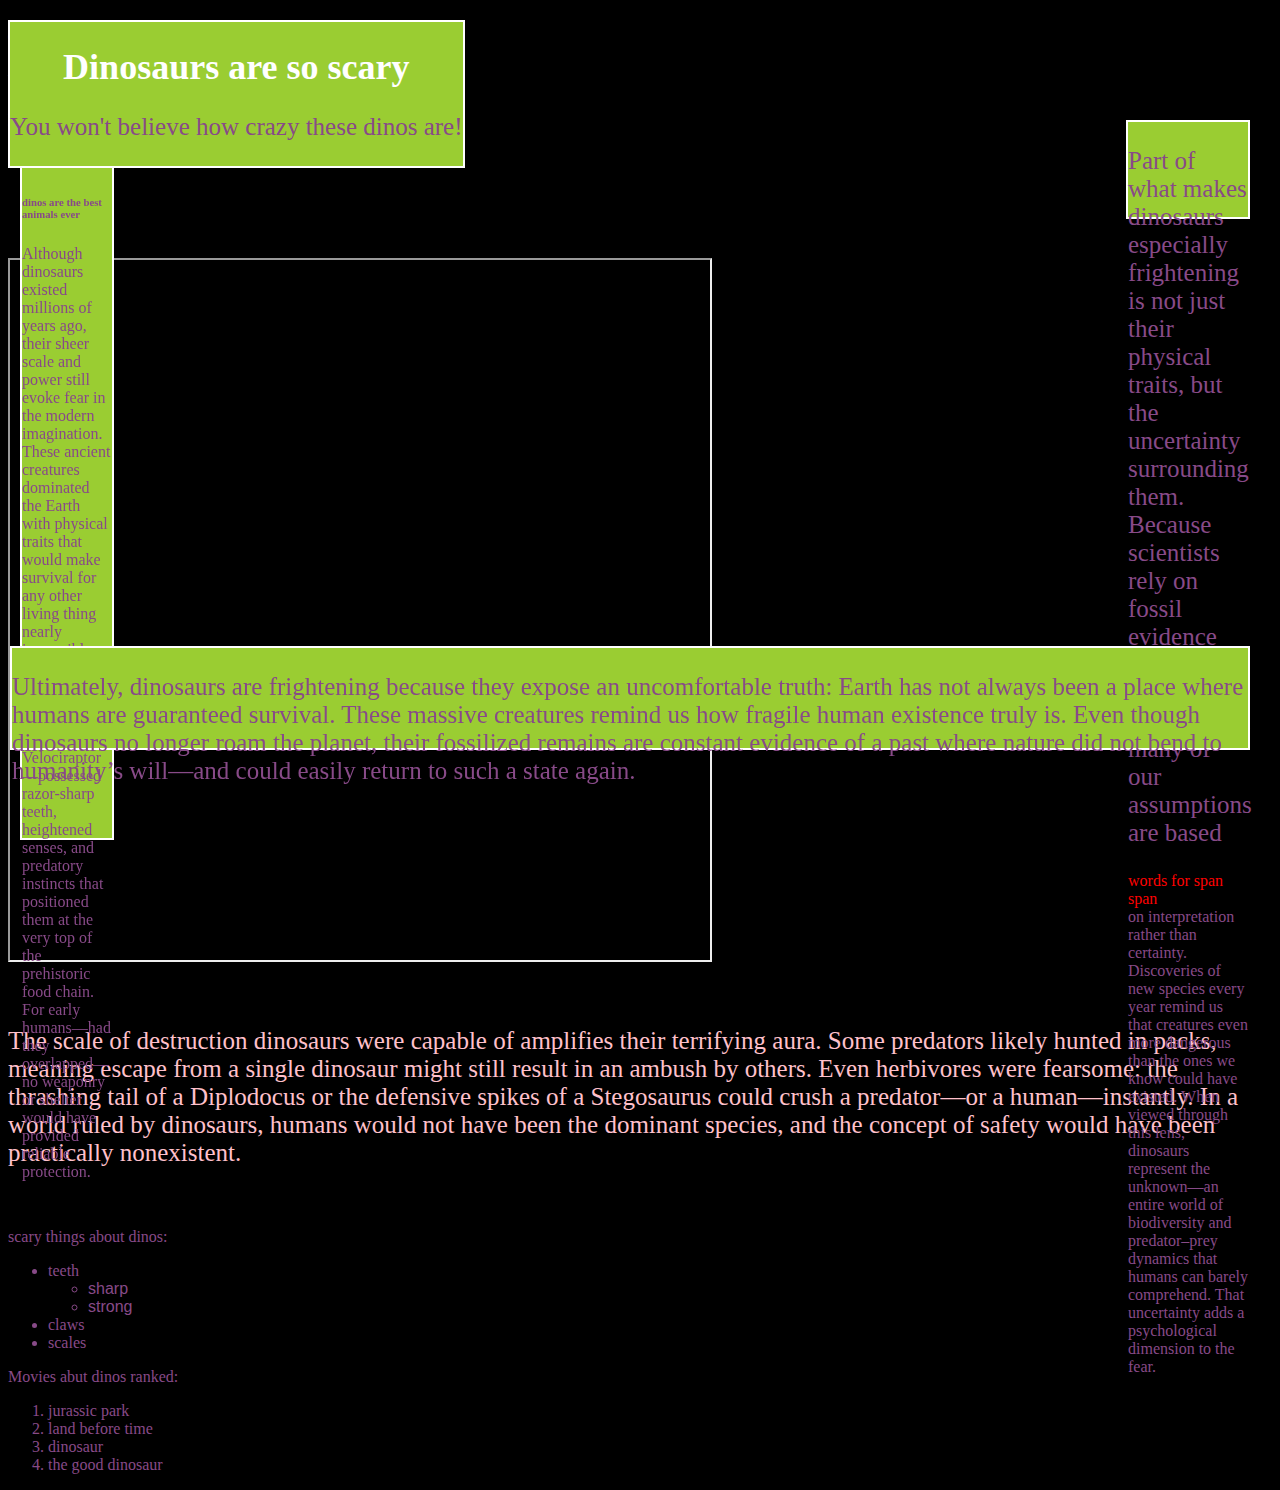
<file: index.html>
<!DOCTYPE html>
<html lang="en">

<head>
    <meta charset="UTF-8">
    <meta name="viewport" content="width=device-width, initial-scale=1.0">
    <title>DINOSSSSS</title>
    <link rel="stylesheet" href = "Styles/styles.css">
</head>

<body class = "main" style = "color:rgb(136, 74, 136)">
    <div class = "common header">
    <h1>Dinosaurs are so scary</h1>
    <p>You won't believe how crazy these dinos are!</p>
    </div>
   
    <h2 class = "ugly">dinos are super scary</h2>
    <h3>wow dinos are the best ever</h3>
    you won't beleieve how awesome they are
    <br>
    <h4> dinos wooooo</h4>
    <div class = "left common">
    <h5>scary dinos wow wow woo</h5>
    <h6>dinos are the best animals ever</h6>
    Although dinosaurs existed millions of years ago, their sheer scale and power still evoke fear in the modern
    imagination. These ancient creatures dominated the Earth with physical traits that would make survival for any other
    living thing nearly impossible. Many carnivorous species—like Tyrannosaurus rex and Velociraptor—possessed
    razor-sharp teeth, heightened senses, and predatory instincts that positioned them at the very top of the
    prehistoric food chain. For early humans—had they overlapped—no weaponry or shelter would have provided reliable
    protection.</p>

    </div>
    <br>
    <br>
    <br>
    <div class = "right common">
 <p>Part of what makes dinosaurs especially frightening is not just their physical traits, but the uncertainty
        surrounding them. Because scientists rely on fossil evidence rather than direct observation, many of our
        assumptions are based <div class = "redtext">words for span span</div>on interpretation rather than certainty. Discoveries of new species every year remind us
        that creatures even more dangerous than the ones we know could have existed. When viewed through this lens,
        dinosaurs represent the unknown—an entire world of biodiversity and predator–prey dynamics that humans can
        barely comprehend. That uncertainty adds a psychological dimension to the fear.</p>
    </div>
   
   
    <br>
    <iframe src = "https://www.churchofjesuschrist.org/?lang=eng" width = "700" height="700">
    
    </iframe>


<div class='tableauPlaceholder' id='viz1765214462093' style='position: relative'><noscript><a href='#'><img alt='Starcraft II Player Network ' src='https:&#47;&#47;public.tableau.com&#47;static&#47;images&#47;St&#47;StarcraftIIPlayerNetwork&#47;StarcraftIIPlayerNetwork&#47;1_rss.png' style='border: none' /></a></noscript><object class='tableauViz'  style='display:none;'><param name='host_url' value='https%3A%2F%2Fpublic.tableau.com%2F' /> <param name='embed_code_version' value='3' /> <param name='site_root' value='' /><param name='name' value='StarcraftIIPlayerNetwork&#47;StarcraftIIPlayerNetwork' /><param name='tabs' value='no' /><param name='toolbar' value='yes' /><param name='static_image' value='https:&#47;&#47;public.tableau.com&#47;static&#47;images&#47;St&#47;StarcraftIIPlayerNetwork&#47;StarcraftIIPlayerNetwork&#47;1.png' /> <param name='animate_transition' value='yes' /><param name='display_static_image' value='yes' /><param name='display_spinner' value='yes' /><param name='display_overlay' value='yes' /><param name='display_count' value='yes' /><param name='language' value='en-US' /><param name='filter' value='_gl=1*1t117li*_ga*OTg2NDIyMzkzLjE3NjE2OTU4ODc.*_ga_8YLN0SNXVS*czE3NjUyMTQzODMkbzYkZzEkdDE3NjUyMTQ0MTckajQ3JGwwJGgw*_gcl_au*NTI5NTgxMzEzLjE3NjE2OTU4ODc.' /></object></div>                <script type='text/javascript'>                    var divElement = document.getElementById('viz1765214462093');                    var vizElement = divElement.getElementsByTagName('object')[0];                    vizElement.style.width='1800px';vizElement.style.height='1027px';                    var scriptElement = document.createElement('script');                    scriptElement.src = 'https://public.tableau.com/javascripts/api/viz_v1.js';                    vizElement.parentNode.insertBefore(scriptElement, vizElement);                </script>


    <br>
    <br>
    <p id="pinkparagraph">The scale of destruction dinosaurs were capable of amplifies their terrifying aura. Some predators likely hunted
        in packs, meaning escape from a single dinosaur might still result in an ambush by others. Even herbivores were
        fearsome: the thrashing tail of a Diplodocus or the defensive spikes of a Stegosaurus could crush a predator—or
        a human—instantly. In a world ruled by dinosaurs, humans would not have been the dominant species, and the
        concept of safety would have been practically nonexistent.</p>
    <br>
    <br>
    scary things about dinos:
    <ul>
        <li>
            teeth
            <ul>
                <li class = "pretty"> sharp</li>
                <li class = "pretty">strong</li>
            </ul>
        </li>

        <li>claws</li>
        <li>scales</li>

    </ul>
    Movies abut dinos ranked:
        <ol>
            <li>jurassic park</li>
            <li>land before time</li>
            <li>dinosaur</li>
            <li>the good dinosaur</li>
        </ol>
<div class = "footer">
      <p>Ultimately, dinosaurs are frightening because they expose an uncomfortable truth: Earth has not always been a
        place where humans are guaranteed survival. These massive creatures remind us how fragile human existence truly
        is. Even though dinosaurs no longer roam the planet, their fossilized remains are constant evidence of a past
        where nature did not bend to humanity’s will—and could easily return to such a state again.</p>
</div>
  


</body>

</html>
</file>
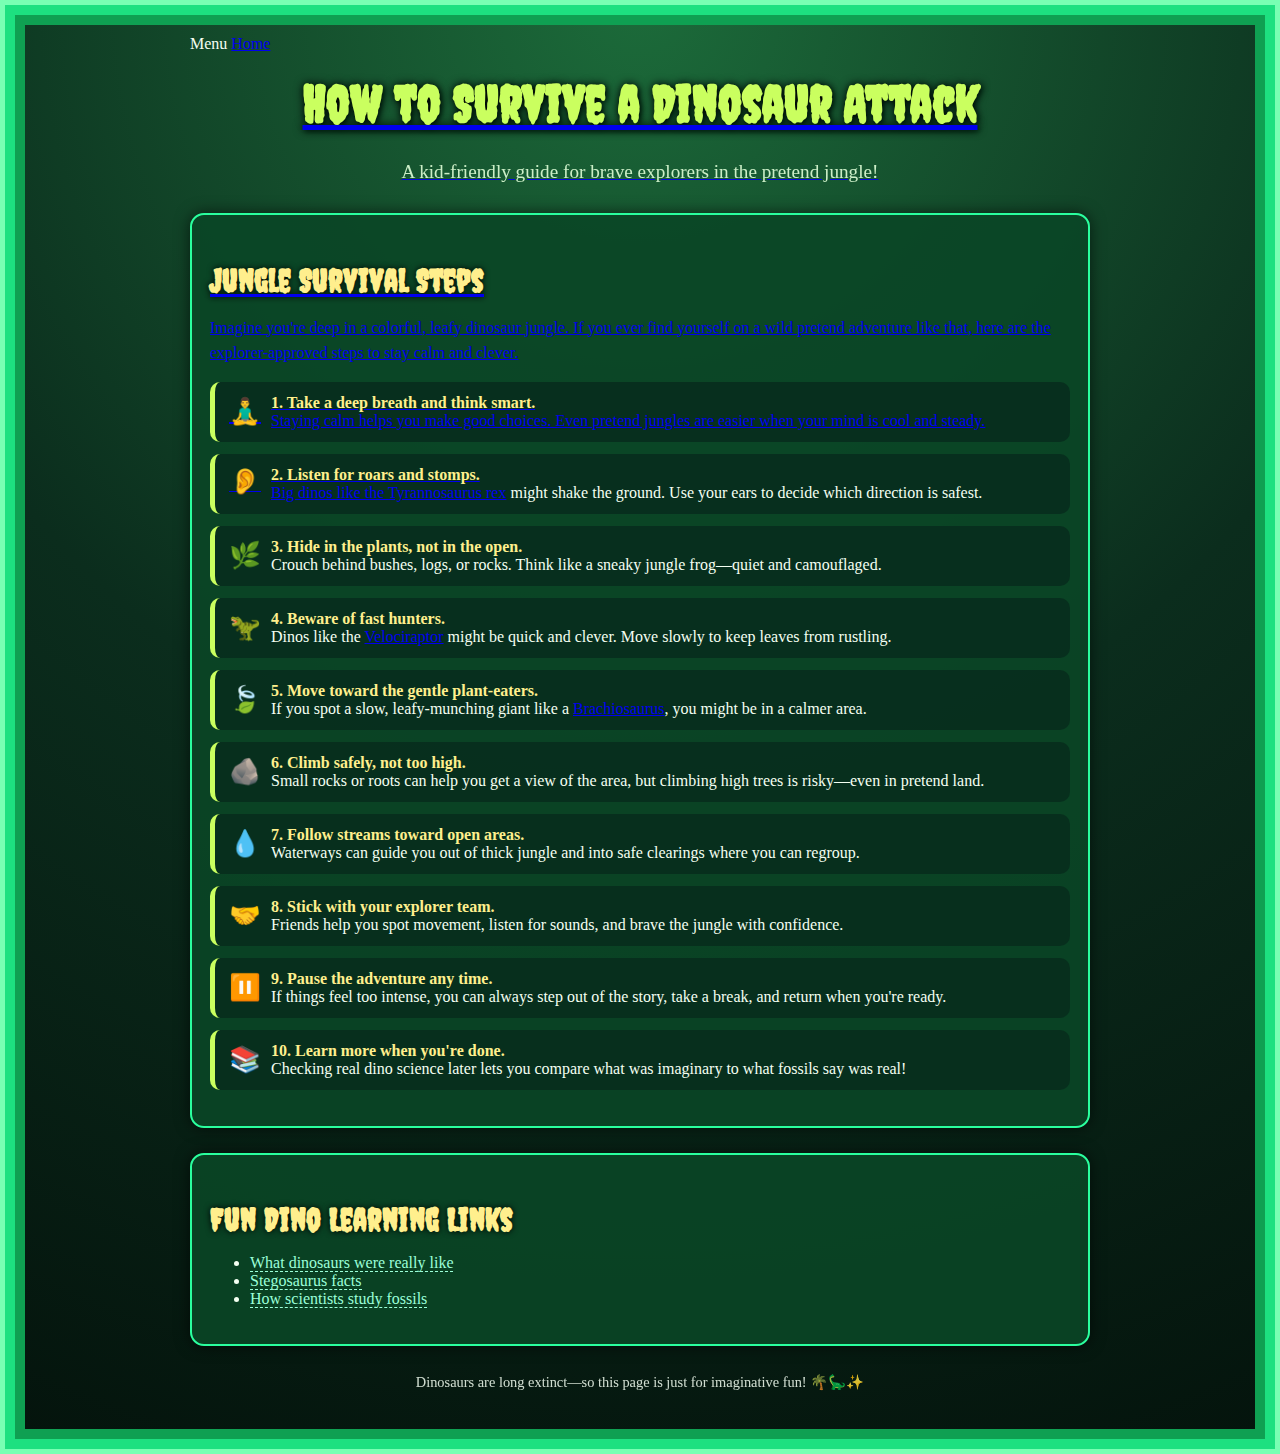
<file: howtoguide.html>
<!DOCTYPE html>
<html lang="en">
<head>
    <meta charset="UTF-8" />
    <title>How to Survive a Dinosaur Attack (Kid-Friendly Guide)</title>

    <!-- Fun spooky-style Google Font -->
    <link href="https://fonts.googleapis.com/css2?family=Creepster&display=swap" rel="stylesheet">

    <style>
        /* Outer layered borders (progressively thicker) */
        body {
            margin: 0;
            padding: 0;
            min-height: 100vh;
            background: radial-gradient(circle at top, #1c6b3a 0%, #0b2d1d 50%, #04130c 100%);
            color: #f4fff2;
            border: 5px solid #78ffb3;              /* outermost */
            box-shadow: inset 0 0 0 10px #1de080,    /* middle */
                        inset 0 0 0 20px #0fa052;    /* inner */
        }

        .page-wrapper {
            max-width: 900px;
            margin: 0 auto;
            padding: 30px 20px 40px;
        }

        /* Title */
        h1 {
            font-family: "Creepster", sans-serif;
            font-size: 3.2rem;
            text-align: center;
            color: #caff5f;
            margin-top: 20px;
            text-shadow: 0 0 10px #000, 2px 2px 5px #002f16;
        }

        .tagline {
            text-align: center;
            margin-top: -10px;
            font-size: 1.2rem;
            color: #e0ffd8;
            opacity: 0.9;
        }

        /* Section headers */
        h2 {
            font-family: "Creepster", sans-serif;
            font-size: 2rem;
            color: #ffef8d;
            margin-bottom: 10px;
            text-shadow: 0 0 6px #000;
        }

        /* Jungle info card */
        .card {
            background: rgba(10, 70, 38, 0.9);
            border-radius: 14px;
            border: 2px solid #2aff9e;
            box-shadow: 0 0 15px rgba(0, 0, 0, 0.6);
            padding: 20px 18px;
            margin-top: 25px;
        }

        p {
            line-height: 1.6;
        }

        /* List styling */
        ul.steps {
            list-style-type: none;
            padding-left: 0;
        }

        ul.steps li {
            margin-bottom: 12px;
            padding: 12px 14px;
            background: rgba(7, 46, 29, 0.95);
            border-left: 5px solid #caff5f;
            border-radius: 10px;
            display: flex;
            gap: 10px;
            align-items: flex-start;
            transition: transform 0.15s ease, background 0.15s ease;
        }

        ul.steps li:hover {
            transform: translateX(4px);
            background: rgba(12, 70, 45, 0.95);
        }

        .step-title {
            font-weight: bold;
            color: #ffef8d;
        }

        .emoji {
            font-size: 1.6rem;
            flex-shrink: 0;
            margin-top: 2px;
        }

        /* Links */
        .links a {
            color: #9bffd9;
            text-decoration: none;
            border-bottom: 1px dashed #9bffd9;
        }

        .links a:hover {
            color: #ffef8d;
            border-bottom-color: #ffef8d;
        }

        /* Footer */
        .footer-note {
            text-align: center;
            margin-top: 25px;
            font-size: 0.9rem;
            opacity: 0.85;
        }
    </style>
</head>

<body>
    <div class="page-wrapper">
        <div class = "badge"> Menu <a href = "Index.html">Home</div>

        <h1>How to Survive a Dinosaur Attack</h1>
        <p class="tagline">A kid-friendly guide for brave explorers in the pretend jungle!</p>

        <div class="card">
            <h2>Jungle Survival Steps</h2>
            <p>Imagine you're deep in a colorful, leafy dinosaur jungle. If you ever find yourself on a wild pretend adventure like that, here are the explorer-approved steps to stay calm and clever.</p>

            <ul class="steps">

                <li>
                    <span class="emoji">🧘‍♂️</span>
                    <div>
                        <span class="step-title">1. Take a deep breath and think smart.</span><br>
                        Staying calm helps you make good choices. Even pretend jungles are easier when your mind is cool and steady.
                    </div>
                </li>

                <li>
                    <span class="emoji">👂</span>
                    <div>
                        <span class="step-title">2. Listen for roars and stomps.</span><br>
                        Big dinos like the <a href="https://en.wikipedia.org/wiki/Tyrannosaurus" target="_blank">Tyrannosaurus rex</a> might shake the ground. Use your ears to decide which direction is safest.
                    </div>
                </li>

                <li>
                    <span class="emoji">🌿</span>
                    <div>
                        <span class="step-title">3. Hide in the plants, not in the open.</span><br>
                        Crouch behind bushes, logs, or rocks. Think like a sneaky jungle frog—quiet and camouflaged.
                    </div>
                </li>

                <li>
                    <span class="emoji">🦖</span>
                    <div>
                        <span class="step-title">4. Beware of fast hunters.</span><br>
                        Dinos like the <a href="https://en.wikipedia.org/wiki/Velociraptor" target="_blank">Velociraptor</a> might be quick and clever. Move slowly to keep leaves from rustling.
                    </div>
                </li>

                <li>
                    <span class="emoji">🍃</span>
                    <div>
                        <span class="step-title">5. Move toward the gentle plant-eaters.</span><br>
                        If you spot a slow, leafy-munching giant like a <a href="https://en.wikipedia.org/wiki/Brachiosaurus" target="_blank">Brachiosaurus</a>, you might be in a calmer area.
                    </div>
                </li>

                <li>
                    <span class="emoji">🪨</span>
                    <div>
                        <span class="step-title">6. Climb safely, not too high.</span><br>
                        Small rocks or roots can help you get a view of the area, but climbing high trees is risky—even in pretend land.
                    </div>
                </li>

                <li>
                    <span class="emoji">💧</span>
                    <div>
                        <span class="step-title">7. Follow streams toward open areas.</span><br>
                        Waterways can guide you out of thick jungle and into safe clearings where you can regroup.
                    </div>
                </li>

                <li>
                    <span class="emoji">🤝</span>
                    <div>
                        <span class="step-title">8. Stick with your explorer team.</span><br>
                        Friends help you spot movement, listen for sounds, and brave the jungle with confidence.
                    </div>
                </li>

                <li>
                    <span class="emoji">⏸️</span>
                    <div>
                        <span class="step-title">9. Pause the adventure any time.</span><br>
                        If things feel too intense, you can always step out of the story, take a break, and return when you're ready.
                    </div>
                </li>

                <li>
                    <span class="emoji">📚</span>
                    <div>
                        <span class="step-title">10. Learn more when you're done.</span><br>
                        Checking real dino science later lets you compare what was imaginary to what fossils say was real!
                    </div>
                </li>

            </ul>
        </div>

        <div class="card">
            <h2>Fun Dino Learning Links</h2>
            <ul class="links">
                <li><a href="https://en.wikipedia.org/wiki/Dinosaur" target="_blank">What dinosaurs were really like</a></li>
                <li><a href="https://en.wikipedia.org/wiki/Stegosaurus" target="_blank">Stegosaurus facts</a></li>
                <li><a href="https://en.wikipedia.org/wiki/Paleontology" target="_blank">How scientists study fossils</a></li>
            </ul>
        </div>

        <p class="footer-note">Dinosaurs are long extinct—so this page is just for imaginative fun! 🌴🦕✨</p>

    </div>
</body>
</html>
</file>
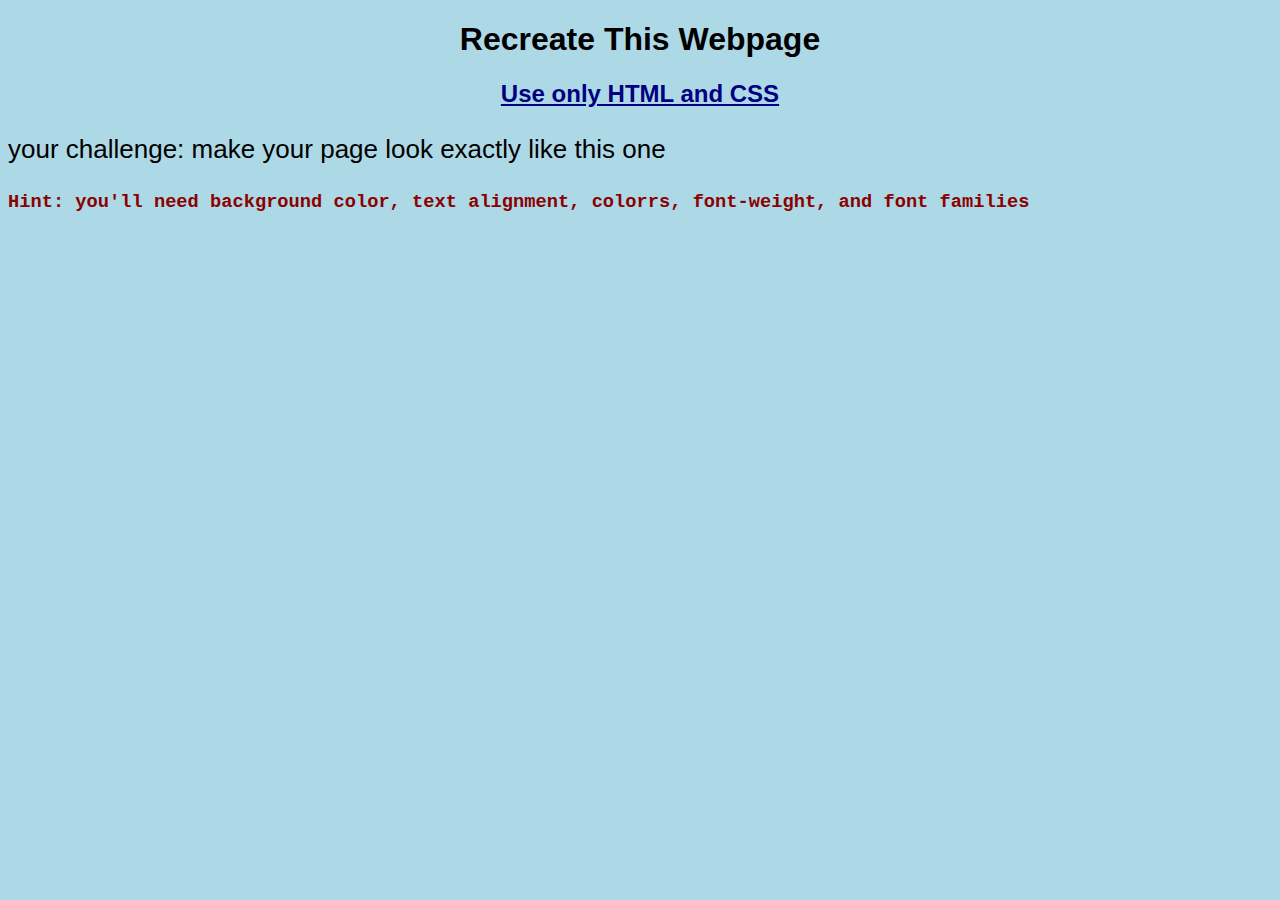
<file: newpage.html>
<!DOCTYPE html>
<html lang="en">
<head>
    <meta charset="UTF-8">
    <meta name="viewport" content="width=device-width, initial-scale=1.0">
    <title>Document</title>
    <link rel="stylesheet" href = "Styles/newstyles.css">
</head>
<body>
    <h1> Recreate This Webpage</h1>
    <h2>Use only HTML and CSS</h2>
    <p>your challenge: make your page look exactly like this one</h3>
    <h3> Hint: you'll need background color, text alignment, colorrs, font-weight, and font families</p>
</body>
</html>
</file>
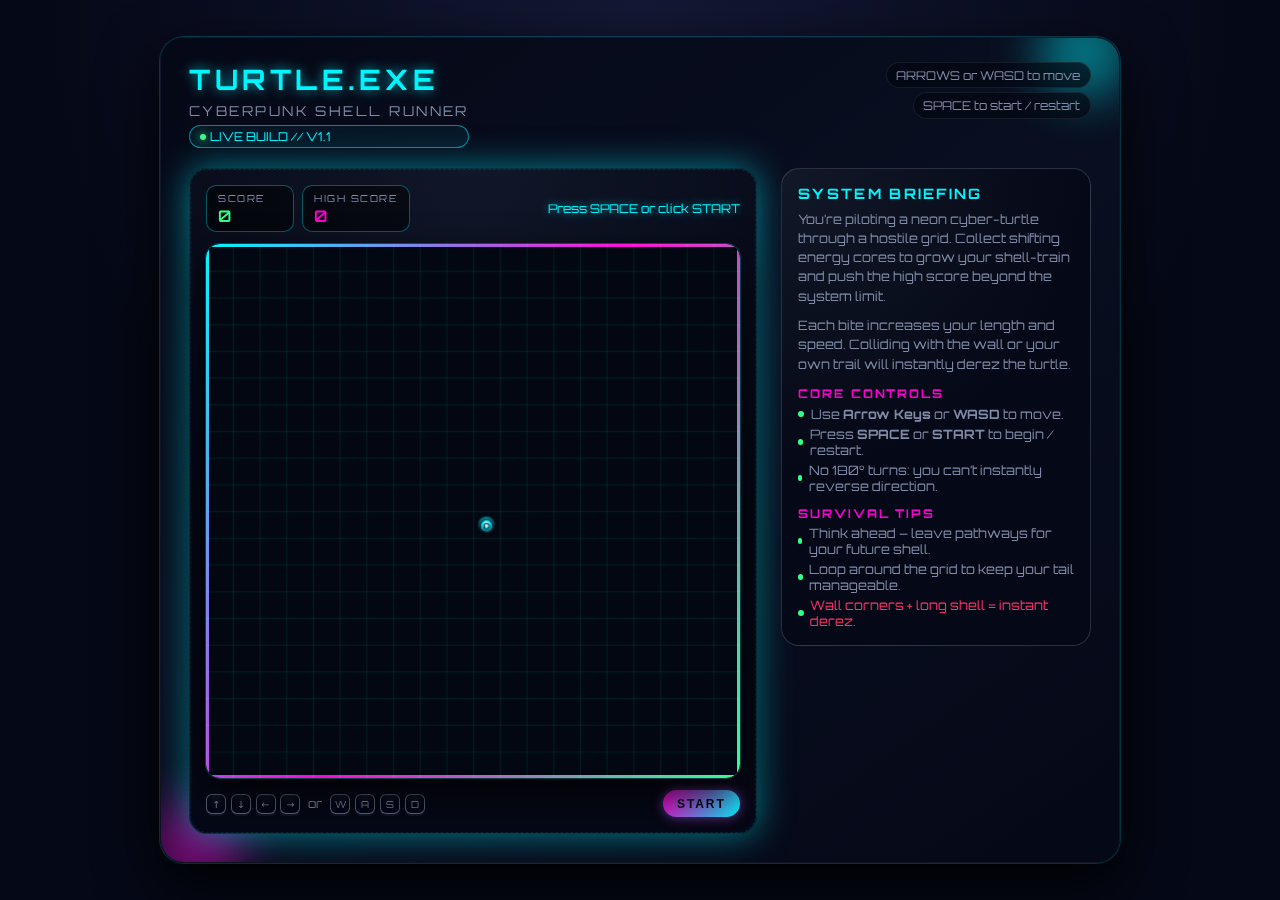
<file: snakegame.html>
<!DOCTYPE html>
<html lang="en">
<head>
  <meta charset="UTF-8" />
  <title>Cyber Turtle</title>
  <meta name="viewport" content="width=device-width, initial-scale=1.0" />
  <style>
    /* Google Font */
    @import url("https://fonts.googleapis.com/css2?family=Orbitron:wght@400;600;800&display=swap");

    :root {
      --bg-main: #050816;
      --bg-panel: #0b1020;
      --accent-primary: #00f6ff;
      --accent-secondary: #ff00d4;
      --accent-tertiary: #33ff88;
      --text-main: #e5f4ff;
      --text-subtle: #7f8ba7;
      --danger: #ff3366;
      --shadow-strong: 0 0 35px rgba(0, 246, 255, 0.5);
    }

    * {
      box-sizing: border-box;
      margin: 0;
      padding: 0;
    }

    body {
      min-height: 100vh;
      display: flex;
      align-items: center;
      justify-content: center;
      background: radial-gradient(circle at top, #141835 0, #050816 55%);
      color: var(--text-main);
      font-family: "Orbitron", system-ui, -apple-system, BlinkMacSystemFont, sans-serif;
    }

    .shell {
      width: min(960px, 100vw - 2rem);
      background: linear-gradient(145deg, #050816 0, #090f21 50%, #050816 100%);
      border-radius: 24px;
      padding: 1.5rem 1.75rem 1.75rem;
      box-shadow:
        0 0 0 1px rgba(0, 246, 255, 0.2),
        0 22px 60px rgba(0, 0, 0, 0.9);
      border: 1px solid rgba(255, 255, 255, 0.04);
      position: relative;
      overflow: hidden;
    }

    .shell::before,
    .shell::after {
      content: "";
      position: absolute;
      width: 110px;
      height: 110px;
      border-radius: 50%;
      filter: blur(22px);
      z-index: 0;
      opacity: 0.6;
    }

    .shell::before {
      top: -40px;
      right: -20px;
      background: radial-gradient(circle, var(--accent-primary), transparent);
    }

    .shell::after {
      bottom: -40px;
      left: -20px;
      background: radial-gradient(circle, var(--accent-secondary), transparent);
    }

    .shell-inner {
      position: relative;
      z-index: 1;
    }

    header {
      display: flex;
      justify-content: space-between;
      align-items: flex-start;
      gap: 1rem;
      margin-bottom: 1.25rem;
    }

    .title-block {
      display: flex;
      flex-direction: column;
      gap: 0.35rem;
    }

    h1 {
      font-size: clamp(1.6rem, 2.2vw, 2.1rem);
      letter-spacing: 0.16em;
      text-transform: uppercase;
      color: var(--accent-primary);
      text-shadow: 0 0 12px rgba(0, 246, 255, 0.7);
    }

    .subtitle {
      font-size: 0.85rem;
      color: var(--text-subtle);
      text-transform: uppercase;
      letter-spacing: 0.18em;
    }

    .badge {
      display: inline-flex;
      align-items: center;
      gap: 0.3rem;
      font-size: 0.75rem;
      padding: 0.2rem 0.6rem;
      border-radius: 999px;
      background: rgba(0, 246, 255, 0.06);
      border: 1px solid rgba(0, 246, 255, 0.5);
      color: var(--accent-primary);
    }

    .badge-dot {
      width: 6px;
      height: 6px;
      border-radius: 999px;
      background: var(--accent-tertiary);
      box-shadow: 0 0 10px var(--accent-tertiary);
    }

    .right-meta {
      display: flex;
      flex-direction: column;
      align-items: flex-end;
      gap: 0.25rem;
      font-size: 0.75rem;
      color: var(--text-subtle);
    }

    .meta-chip {
      padding: 0.3rem 0.6rem;
      border-radius: 999px;
      border: 1px solid rgba(255, 255, 255, 0.08);
      background: rgba(3, 7, 18, 0.7);
    }

    .grid {
      display: grid;
      grid-template-columns: minmax(0, 2.2fr) minmax(0, 1.2fr);
      gap: 1.5rem;
      align-items: start;
    }

    @media (max-width: 800px) {
      .grid {
        grid-template-columns: minmax(0, 1fr);
      }
    }

    /* Game Panel */

    .game-panel {
      background: radial-gradient(circle at top, #111729 0, #050816 55%);
      border-radius: 18px;
      padding: 1rem;
      border: 1px solid rgba(0, 246, 255, 0.18);
      box-shadow: var(--shadow-strong);
      position: relative;
    }

    .game-panel::before {
      content: "";
      position: absolute;
      inset: 0;
      border-radius: inherit;
      border: 1px dashed rgba(0, 246, 255, 0.28);
      opacity: 0.4;
      pointer-events: none;
    }

    .screen-top {
      display: flex;
      justify-content: space-between;
      align-items: center;
      gap: 0.75rem;
      margin-bottom: 0.75rem;
    }

    .score-blocks {
      display: flex;
      gap: 0.5rem;
      font-size: 0.9rem;
    }

    .score-card {
      padding: 0.35rem 0.7rem;
      border-radius: 10px;
      background: rgba(0, 0, 0, 0.5);
      border: 1px solid rgba(0, 246, 255, 0.35);
      display: flex;
      flex-direction: column;
      gap: 0.1rem;
      min-width: 88px;
    }

    .score-label {
      font-size: 0.6rem;
      letter-spacing: 0.16em;
      text-transform: uppercase;
      color: var(--text-subtle);
    }

    .score-value {
      font-size: 1rem;
      font-weight: 600;
      color: var(--accent-tertiary);
    }

    .score-card--high .score-value {
      color: var(--accent-secondary);
    }

    .status {
      font-size: 0.75rem;
      text-align: right;
      color: var(--accent-primary);
      text-shadow: 0 0 8px rgba(0, 246, 255, 0.7);
    }

    .canvas-wrap {
      position: relative;
      border-radius: 14px;
      overflow: hidden;
      box-shadow:
        0 0 0 1px rgba(0, 246, 255, 0.25),
        0 16px 40px rgba(0, 0, 0, 0.85);
    }

    canvas {
      display: block;
      width: 100%;
      height: auto;
      background-color: #020712;
    }

    .canvas-overlay-border {
      position: absolute;
      inset: 0;
      border-radius: inherit;
      border: 3px solid transparent;
      border-image: linear-gradient(
        120deg,
        var(--accent-primary),
        var(--accent-secondary),
        var(--accent-tertiary)
      ) 1;
      mix-blend-mode: screen;
      pointer-events: none;
    }

    .hint-bar {
      margin-top: 0.75rem;
      display: flex;
      justify-content: space-between;
      align-items: center;
      gap: 0.75rem;
      font-size: 0.75rem;
      color: var(--text-subtle);
    }

    .keys {
      display: flex;
      gap: 0.3rem;
      flex-wrap: wrap;
      align-items: center;
    }

    .key {
      min-width: 20px;
      height: 20px;
      border-radius: 6px;
      border: 1px solid rgba(148, 163, 184, 0.6);
      display: inline-flex;
      align-items: center;
      justify-content: center;
      font-size: 0.6rem;
      text-transform: uppercase;
      background: radial-gradient(circle at top, #111827 0, #020617 60%);
      box-shadow: 0 2px 0 rgba(15, 23, 42, 0.9);
    }

    button {
      border: none;
      border-radius: 999px;
      padding: 0.4rem 0.9rem;
      font-size: 0.75rem;
      text-transform: uppercase;
      letter-spacing: 0.16em;
      background-image: linear-gradient(
        120deg,
        var(--accent-secondary),
        var(--accent-primary)
      );
      color: #020617;
      cursor: pointer;
      font-weight: 700;
      box-shadow:
        0 0 14px rgba(255, 0, 212, 0.4),
        0 0 10px rgba(0, 246, 255, 0.3);
      transition: transform 0.1s ease, box-shadow 0.1s ease, filter 0.1s ease;
    }

    button:hover {
      transform: translateY(-1px) scale(1.02);
      filter: brightness(1.08);
    }

    button:active {
      transform: translateY(1px) scale(0.98);
      box-shadow:
        0 0 8px rgba(255, 0, 212, 0.2),
        0 0 6px rgba(0, 246, 255, 0.2);
    }

    /* Right Column */

    .side-panel {
      background: radial-gradient(circle at top left, #111827 0, #050816 55%);
      border-radius: 18px;
      padding: 0.9rem 1rem 1rem;
      border: 1px solid rgba(148, 163, 184, 0.25);
      backdrop-filter: blur(10px);
      color: var(--text-subtle);
      font-size: 0.8rem;
    }

    .side-title {
      font-size: 0.9rem;
      text-transform: uppercase;
      letter-spacing: 0.16em;
      margin-bottom: 0.5rem;
      color: var(--accent-primary);
    }

    .side-panel p {
      margin-bottom: 0.65rem;
      line-height: 1.5;
    }

    .side-section {
      margin-top: 0.75rem;
    }

    .side-section h3 {
      font-size: 0.75rem;
      text-transform: uppercase;
      letter-spacing: 0.16em;
      color: var(--accent-secondary);
      margin-bottom: 0.3rem;
    }

    .controls-list {
      list-style: none;
      display: grid;
      gap: 0.25rem;
    }

    .controls-list li {
      display: flex;
      align-items: center;
      gap: 0.4rem;
    }

    .dot {
      width: 6px;
      height: 6px;
      border-radius: 999px;
      background: var(--accent-tertiary);
    }

    .danger-text {
      color: var(--danger);
    }
  </style>
</head>
<body>
  <div class="shell">
    <div class="shell-inner">
      <header>
        <div class="title-block">
          <h1>Turtle.exe</h1>
          <span class="subtitle">Cyberpunk shell runner</span>
          <span class="badge">
            <span class="badge-dot"></span>
            LIVE BUILD // V1.1
          </span>
        </div>
        <div class="right-meta">
          <div class="meta-chip">ARROWS or WASD to move</div>
          <div class="meta-chip">SPACE to start / restart</div>
        </div>
      </header>

      <div class="grid">
        <!-- GAME PANEL -->
        <section class="game-panel" aria-label="Cyber turtle game">
          <div class="screen-top">
            <div class="score-blocks">
              <div class="score-card">
                <span class="score-label">Score</span>
                <span class="score-value" id="score">0</span>
              </div>
              <div class="score-card score-card--high">
                <span class="score-label">High Score</span>
                <span class="score-value" id="highScore">0</span>
              </div>
            </div>
            <div class="status" id="status">Press SPACE or click START</div>
          </div>

          <div class="canvas-wrap">
            <canvas id="game" width="400" height="400"></canvas>
            <div class="canvas-overlay-border"></div>
          </div>

          <div class="hint-bar">
            <div class="keys">
              <span class="key">↑</span>
              <span class="key">↓</span>
              <span class="key">←</span>
              <span class="key">→</span>
              <span style="margin-inline: 0.2rem;">or</span>
              <span class="key">W</span>
              <span class="key">A</span>
              <span class="key">S</span>
              <span class="key">D</span>
            </div>
            <button id="startBtn">Start</button>
          </div>
        </section>

        <!-- INFO PANEL -->
        <aside class="side-panel">
          <h2 class="side-title">System Briefing</h2>
          <p>
            You’re piloting a neon cyber-turtle through a hostile grid. Collect
            shifting energy cores to grow your shell-train and push the high
            score beyond the system limit.
          </p>
          <p>
            Each bite increases your length and speed. Colliding with the wall
            or your own trail will instantly derez the turtle.
          </p>

          <div class="side-section">
            <h3>Core Controls</h3>
            <ul class="controls-list">
              <li><span class="dot"></span><span>Use <strong>Arrow Keys</strong> or <strong>WASD</strong> to move.</span></li>
              <li><span class="dot"></span><span>Press <strong>SPACE</strong> or <strong>START</strong> to begin / restart.</span></li>
              <li><span class="dot"></span><span>No 180° turns: you can’t instantly reverse direction.</span></li>
            </ul>
          </div>

          <div class="side-section">
            <h3>Survival Tips</h3>
            <ul class="controls-list">
              <li><span class="dot"></span><span>Think ahead – leave pathways for your future shell.</span></li>
              <li><span class="dot"></span><span>Loop around the grid to keep your tail manageable.</span></li>
              <li><span class="dot"></span><span class="danger-text">Wall corners + long shell = instant derez.</span></li>
            </ul>
          </div>
        </aside>
      </div>
    </div>
  </div>

  <script>
    (function () {
      const canvas = document.getElementById("game");
      const ctx = canvas.getContext("2d");

      const GRID_SIZE = 20; // pixels per cell
      const GRID_COUNT = canvas.width / GRID_SIZE;

      const scoreEl = document.getElementById("score");
      const highScoreEl = document.getElementById("highScore");
      const statusEl = document.getElementById("status");
      const startBtn = document.getElementById("startBtn");

      const FOOD_MOVE_INTERVAL = 5 * 60 * 1000; // 5 minutes in ms

      // Different visual "images" for the food core
      const FOOD_STYLES = [
        { inner: "#ffffff", mid: "#00f6ff", outer: "rgba(0,246,255,0)", icon: "◎" },
        { inner: "#ffffff", mid: "#ff00d4", outer: "rgba(255,0,212,0)", icon: "✶" },
        { inner: "#ffffff", mid: "#33ff88", outer: "rgba(51,255,136,0)", icon: "◆" },
        { inner: "#ffffff", mid: "#facc15", outer: "rgba(250,204,21,0)", icon: "★" }
      ];

      let snake = []; // still called snake internally, but visually it's a turtle train
      let direction = { x: 1, y: 0 };
      let nextDirection = { x: 1, y: 0 };
      let food = { x: 10, y: 10 };
      let score = 0;
      let highScore = 0;
      let intervalId = null;
      let foodMoveTimerId = null;
      let speed = 120; // ms per tick
      let currentFoodStyleIndex = 0;

      // Load high score from localStorage if available
      (function initHighScore() {
        try {
          const stored = localStorage.getItem("cyberTurtleHighScore");
          if (stored !== null) {
            highScore = parseInt(stored, 10) || 0;
            highScoreEl.textContent = highScore;
          }
        } catch (e) {
          // localStorage might be blocked; ignore
        }
      })();

      function resetGame() {
        snake = [
          { x: 8, y: 10 },
          { x: 7, y: 10 },
          { x: 6, y: 10 },
        ];
        direction = { x: 1, y: 0 };
        nextDirection = { x: 1, y: 0 };
        score = 0;
        speed = 120;
        scoreEl.textContent = score;
        placeFood();
        statusEl.textContent = "RUNNING...";

        clearInterval(intervalId);
        clearInterval(foodMoveTimerId);

        intervalId = setInterval(tick, speed);

        // Food auto-move timer (and style change)
        foodMoveTimerId = setInterval(() => {
          placeFood();
          draw();
        }, FOOD_MOVE_INTERVAL);

        draw();
      }

      function tick() {
        // Apply buffered direction
        direction = nextDirection;

        const head = {
          x: snake[0].x + direction.x,
          y: snake[0].y + direction.y,
        };

        // Check wall collision
        if (
          head.x < 0 ||
          head.x >= GRID_COUNT ||
          head.y < 0 ||
          head.y >= GRID_COUNT
        ) {
          return gameOver();
        }

        // Check self collision
        if (snake.some((seg) => seg.x === head.x && seg.y === head.y)) {
          return gameOver();
        }

        snake.unshift(head);

        // Food eaten
        if (head.x === food.x && head.y === food.y) {
          score++;
          scoreEl.textContent = score;

          if (score > highScore) {
            highScore = score;
            highScoreEl.textContent = highScore;
            try {
              localStorage.setItem("cyberTurtleHighScore", String(highScore));
            } catch (e) {}
          }

          placeFood();
          maybeSpeedUp();
        } else {
          snake.pop();
        }

        draw();
      }

      function gameOver() {
        clearInterval(intervalId);
        clearInterval(foodMoveTimerId);
        intervalId = null;
        foodMoveTimerId = null;
        statusEl.textContent = "GAME OVER — Press SPACE or START to hatch again";
        draw(true);
      }

      function maybeSpeedUp() {
        // Slight speed increase every 4 points (min 60ms)
        if (score > 0 && score % 4 === 0 && speed > 60) {
          speed -= 6;
          clearInterval(intervalId);
          intervalId = setInterval(tick, speed);
        }
      }

      function placeFood() {
        let newFood;
        while (true) {
          newFood = {
            x: Math.floor(Math.random() * GRID_COUNT),
            y: Math.floor(Math.random() * GRID_COUNT),
          };
          const onSnake = snake.some(
            (seg) => seg.x === newFood.x && seg.y === newFood.y
          );
          if (!onSnake) break;
        }
        food = newFood;
        currentFoodStyleIndex =
          (currentFoodStyleIndex + 1) % FOOD_STYLES.length;
      }

      function draw(isGameOver = false) {
        // Clear background
        ctx.fillStyle = "#020712";
        ctx.fillRect(0, 0, canvas.width, canvas.height);

        // Grid lines
        ctx.lineWidth = 1;
        ctx.strokeStyle = "rgba(0, 255, 180, 0.08)";
        ctx.beginPath();
        for (let i = 0; i <= GRID_COUNT; i++) {
          // vertical
          ctx.moveTo(i * GRID_SIZE + 0.5, 0);
          ctx.lineTo(i * GRID_SIZE + 0.5, canvas.height);
          // horizontal
          ctx.moveTo(0, i * GRID_SIZE + 0.5);
          ctx.lineTo(canvas.width, i * GRID_SIZE + 0.5);
        }
        ctx.stroke();

        // Draw food (changing color / icon core)
        const fx = food.x * GRID_SIZE;
        const fy = food.y * GRID_SIZE;
        const centerX = fx + GRID_SIZE / 2;
        const centerY = fy + GRID_SIZE / 2;
        const radius = GRID_SIZE * 0.35;

        const style = FOOD_STYLES[currentFoodStyleIndex];
        const gradient = ctx.createRadialGradient(
          centerX,
          centerY,
          radius * 0.1,
          centerX,
          centerY,
          radius
        );
        gradient.addColorStop(0, style.inner);
        gradient.addColorStop(0.35, style.mid);
        gradient.addColorStop(0.95, style.outer);

        ctx.fillStyle = gradient;
        ctx.beginPath();
        ctx.arc(centerX, centerY, radius, 0, Math.PI * 2);
        ctx.fill();

        ctx.font = "bold 14px Orbitron, system-ui";
        ctx.textAlign = "center";
        ctx.textBaseline = "middle";
        ctx.fillStyle = "#020617";
        ctx.fillText(style.icon, centerX, centerY + 1);

        // Draw turtle segments
        snake.forEach((seg, index) => {
          const x = seg.x * GRID_SIZE;
          const y = seg.y * GRID_SIZE;

          const isHead = index === 0;
          const t = index / Math.max(1, snake.length - 1);

          // Shell gradient
          const shellGradient = ctx.createLinearGradient(
            x,
            y,
            x + GRID_SIZE,
            y + GRID_SIZE
          );
          if (isHead) {
            shellGradient.addColorStop(0, "#4ade80"); // bright green
            shellGradient.addColorStop(1, "#22c55e");
          } else {
            shellGradient.addColorStop(
              0,
              `rgba(34,197,94,${0.9 - t * 0.4})`
            );
            shellGradient.addColorStop(
              1,
              `rgba(21,128,61,${0.8 - t * 0.5})`
            );
          }

          // Shell body (rounded rect)
          const padding = 3;
          const w = GRID_SIZE - padding * 2;
          const h = GRID_SIZE - padding * 2;
          const rx = x + padding;
          const ry = y + padding;
          const r = 6;

          ctx.fillStyle = shellGradient;
          ctx.beginPath();
          roundedRect(ctx, rx, ry, w, h, r);
          ctx.fill();

          // Shell outline
          ctx.strokeStyle = isHead
            ? "rgba(250, 204, 21, 0.9)"
            : "rgba(15, 118, 110, 0.8)";
          ctx.lineWidth = isHead ? 2 : 1;
          ctx.stroke();

          // Shell pattern lines
          ctx.save();
          ctx.clip();
          ctx.strokeStyle = "rgba(15, 118, 110, 0.7)";
          ctx.lineWidth = 1;
          ctx.beginPath();
          ctx.moveTo(rx + w / 2, ry + 2);
          ctx.lineTo(rx + w / 2, ry + h - 2);
          ctx.moveTo(rx + 2, ry + h / 2);
          ctx.lineTo(rx + w - 2, ry + h / 2);
          ctx.stroke();
          ctx.restore();

          if (isHead) {
            // Turtle head
            const headRadius = GRID_SIZE * 0.18;
            const headX = x + GRID_SIZE / 2;
            const headY = y - headRadius * 0.2; // slightly above shell

            ctx.fillStyle = "#22c55e";
            ctx.beginPath();
            ctx.arc(headX, headY, headRadius, 0, Math.PI * 2);
            ctx.fill();

            // Eyes
            const eyeOffset = headRadius * 0.45;
            const eyeY = headY - headRadius * 0.2;
            ctx.fillStyle = "#020617";
            ctx.beginPath();
            ctx.arc(headX - eyeOffset, eyeY, headRadius * 0.22, 0, Math.PI * 2);
            ctx.arc(headX + eyeOffset, eyeY, headRadius * 0.22, 0, Math.PI * 2);
            ctx.fill();
          }
        });

        if (isGameOver) {
          drawGameOverOverlay();
        }
      }

      function roundedRect(ctx, x, y, width, height, radius) {
        ctx.moveTo(x + radius, y);
        ctx.lineTo(x + width - radius, y);
        ctx.quadraticCurveTo(x + width, y, x + width, y + radius);
        ctx.lineTo(x + width, y + height - radius);
        ctx.quadraticCurveTo(
          x + width,
          y + height,
          x + width - radius,
          y + height
        );
        ctx.lineTo(x + radius, y + height);
        ctx.quadraticCurveTo(x, y + height, x, y + height - radius);
        ctx.lineTo(x, y + radius);
        ctx.quadraticCurveTo(x, y, x + radius, y);
      }

      function drawGameOverOverlay() {
        ctx.save();
        ctx.fillStyle = "rgba(0, 0, 0, 0.65)";
        ctx.fillRect(0, 0, canvas.width, canvas.height);

        ctx.textAlign = "center";
        ctx.textBaseline = "middle";

        ctx.font = "bold 32px Orbitron, system-ui";
        ctx.fillStyle = "#ff3366";
        ctx.shadowColor = "rgba(255, 51, 102, 0.8)";
        ctx.shadowBlur = 18;
        ctx.fillText("TURTLE DEREZZED", canvas.width / 2, canvas.height / 2 - 16);

        ctx.font = "12px Orbitron, system-ui";
        ctx.fillStyle = "#e5f4ff";
        ctx.shadowBlur = 0;
        ctx.fillText(
          "Press SPACE or click START to reboot the shell",
          canvas.width / 2,
          canvas.height / 2 + 16
        );
        ctx.restore();
      }

      function setDirection(x, y) {
        // Prevent 180-degree reversal
        if (snake.length > 1 && x === -direction.x && y === -direction.y) {
          return;
        }
        nextDirection = { x, y };
      }

      function handleKey(e) {
        const key = e.key;
        if (key === "ArrowUp" || key === "w" || key === "W") {
          setDirection(0, -1);
        } else if (key === "ArrowDown" || key === "s" || key === "S") {
          setDirection(0, 1);
        } else if (key === "ArrowLeft" || key === "a" || key === "A") {
          setDirection(-1, 0);
        } else if (key === "ArrowRight" || key === "d" || key === "D") {
          setDirection(1, 0);
        } else if (key === " " || key === "Spacebar") {
          if (!intervalId) {
            resetGame();
          }
        }
      }

      // Event listeners
      window.addEventListener("keydown", handleKey);
      startBtn.addEventListener("click", () => {
        if (!intervalId) {
          resetGame();
        }
      });

      // Initial static render
      draw();
    })();
  </script>
</body>
</html>
</file>
<file: Styles/styles.css>
body{
    background-color: black;
    color:yellow;
}

h1{
    font-size:36px;
    color: white;
    text-align:center;
}

h2{
    color: navy;
        text-decoration: underline;
        font-style:italic;
        font-weight:bold;

}
p{
    font-size:25px;
}
#pinkparagraph{
color: pink
}
.pretty{
    font-family:'Lucida Sans', 'Lucida Sans Regular', 'Lucida Grande', 'Lucida Sans Unicode', Geneva, Verdana, sans-serif
}

.ugly{
    font-family: Georgia, 'Times New Roman', Times, serif;
}

.common {
    background-color: yellowgreen;
    border: 2px solid white;
    position: absolute;

}

.redtext{
    color: red;
}

.left {
    top: 115px;
    left: 20px;
    width: 90px;
    bottom: 60px;
}

.main {
    top: 115px;
    left: 140px;
    right: 150px;
    bottom: 40px;
}

.right{
    top: 120px;
    right: 30px;
    width: 120px;
    height: 95px;
}

.footer {
    bottom: 150px;
    height: 100px;
    left: 10px;
    right: 30px;
    position: fixed;
    background-color: yellowgreen;
    border: 2px solid white;
}

.header{
    z-index: 10;
}
</file>
<file: Styles/newstyles.css>
body{
    background-color: lightblue;
    font-family: Arial, Helvetica, sans-serif
    
}
h1{
  text-align: center;  
  
}
h2{
    color: navy;
text-decoration: underline;
text-align: center;
}

h3{
    color: darkred;
    font-family: 'Courier New', Courier, monospace;

}

p{
    font-size: 26px;

}
</file>
